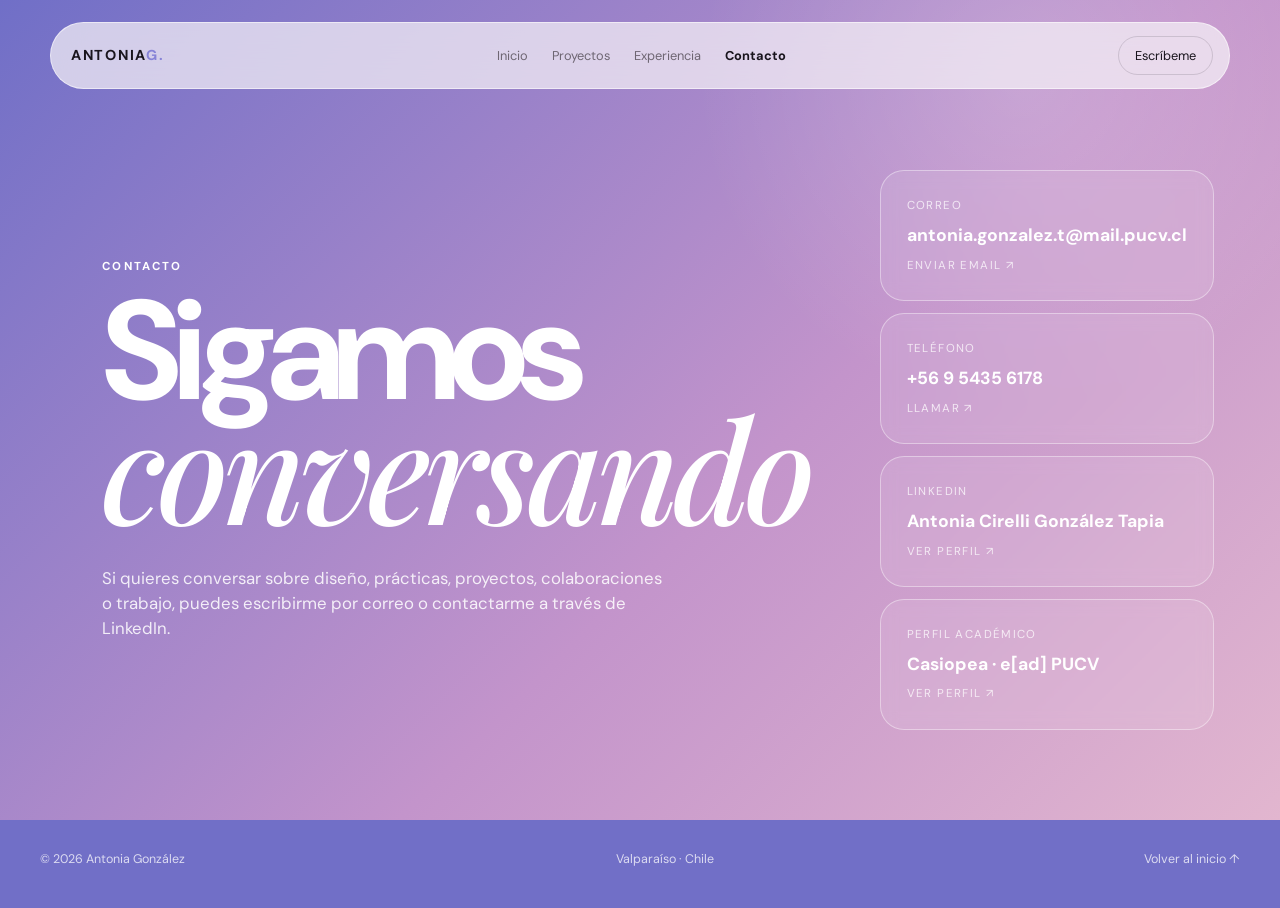
<file: contacto.html>
<!DOCTYPE html>
<html lang="es">
<head>
  <meta charset="UTF-8" />
  <meta name="viewport" content="width=device-width, initial-scale=1.0" />
  <meta name="description" content="Contacto de Antonia González Tapia." />
  <title>Contacto — Antonia González</title>
  <link rel="preconnect" href="https://fonts.googleapis.com"><link rel="preconnect" href="https://fonts.gstatic.com" crossorigin>
  <link href="https://fonts.googleapis.com/css2?family=DM+Sans:wght@400;500;600;700&family=Playfair+Display:ital,wght@0,500;0,600;1,500&display=swap" rel="stylesheet">
  <link rel="stylesheet" href="style.css" />
</head>
<body class="contact-page-body">
  <header class="site-header">
    <a href="index.html" class="logo">ANTONIA<span>G.</span></a>
    <nav class="nav"><a href="index.html">Inicio</a><a href="proyectos.html">Proyectos</a><a href="experiencia.html">Experiencia</a><a class="active" href="contacto.html">Contacto</a></nav>
    <a href="mailto:antonia.gonzalez.t@mail.pucv.cl" class="mini-button">Escríbeme</a>
  </header>

  <main>
    <section class="contact-full">
      <div class="contact-full-copy reveal">
        <p class="eyebrow">Contacto</p>
        <h1>Sigamos<br><em>conversando</em></h1>
        <p>Si quieres conversar sobre diseño, prácticas, proyectos, colaboraciones o trabajo, puedes escribirme por correo o contactarme a través de LinkedIn.</p>
      </div>

      <div class="contact-cards reveal">
        <a class="contact-card" href="mailto:antonia.gonzalez.t@mail.pucv.cl"><span>Correo</span><strong>antonia.gonzalez.t@mail.pucv.cl</strong><small>Enviar email ↗</small></a>
        <a class="contact-card" href="tel:+56954356178"><span>Teléfono</span><strong>+56 9 5435 6178</strong><small>Llamar ↗</small></a>
        <a class="contact-card" href="https://www.linkedin.com/in/antonia-cirelli-gonzalez-tapia" target="_blank" rel="noopener noreferrer"><span>LinkedIn</span><strong>Antonia Cirelli González Tapia</strong><small>Ver perfil ↗</small></a>
        <a class="contact-card" href="https://wiki.ead.pucv.cl/Antonia_Cirelli_Gonzalez_Tapia" target="_blank" rel="noopener noreferrer"><span>Perfil académico</span><strong>Casiopea · e[ad] PUCV</strong><small>Ver perfil ↗</small></a>
      </div>
    </section>
  </main>

  <footer class="contact-footer"><span>© 2026 Antonia González</span><span>Valparaíso · Chile</span><a href="index.html">Volver al inicio ↑</a></footer>
  <script src="script.js"></script>
</body>
</html>
</file>
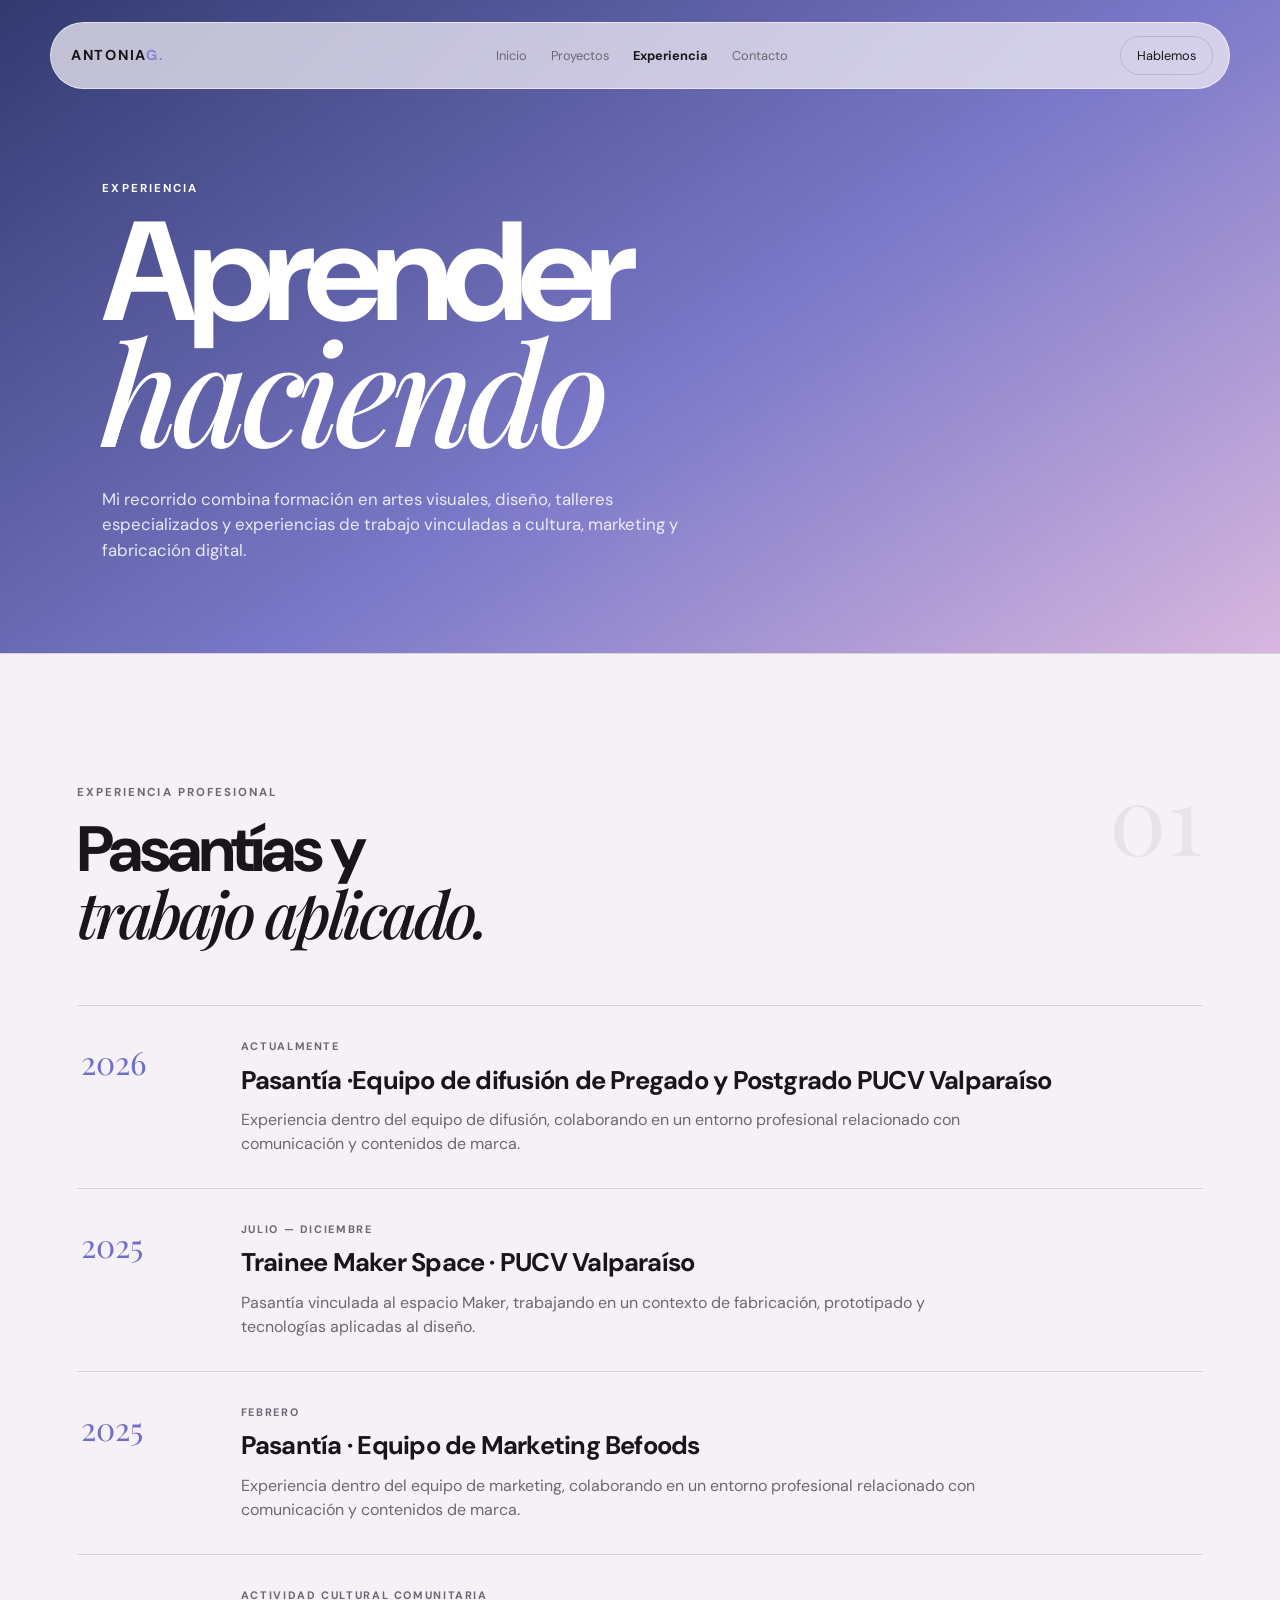
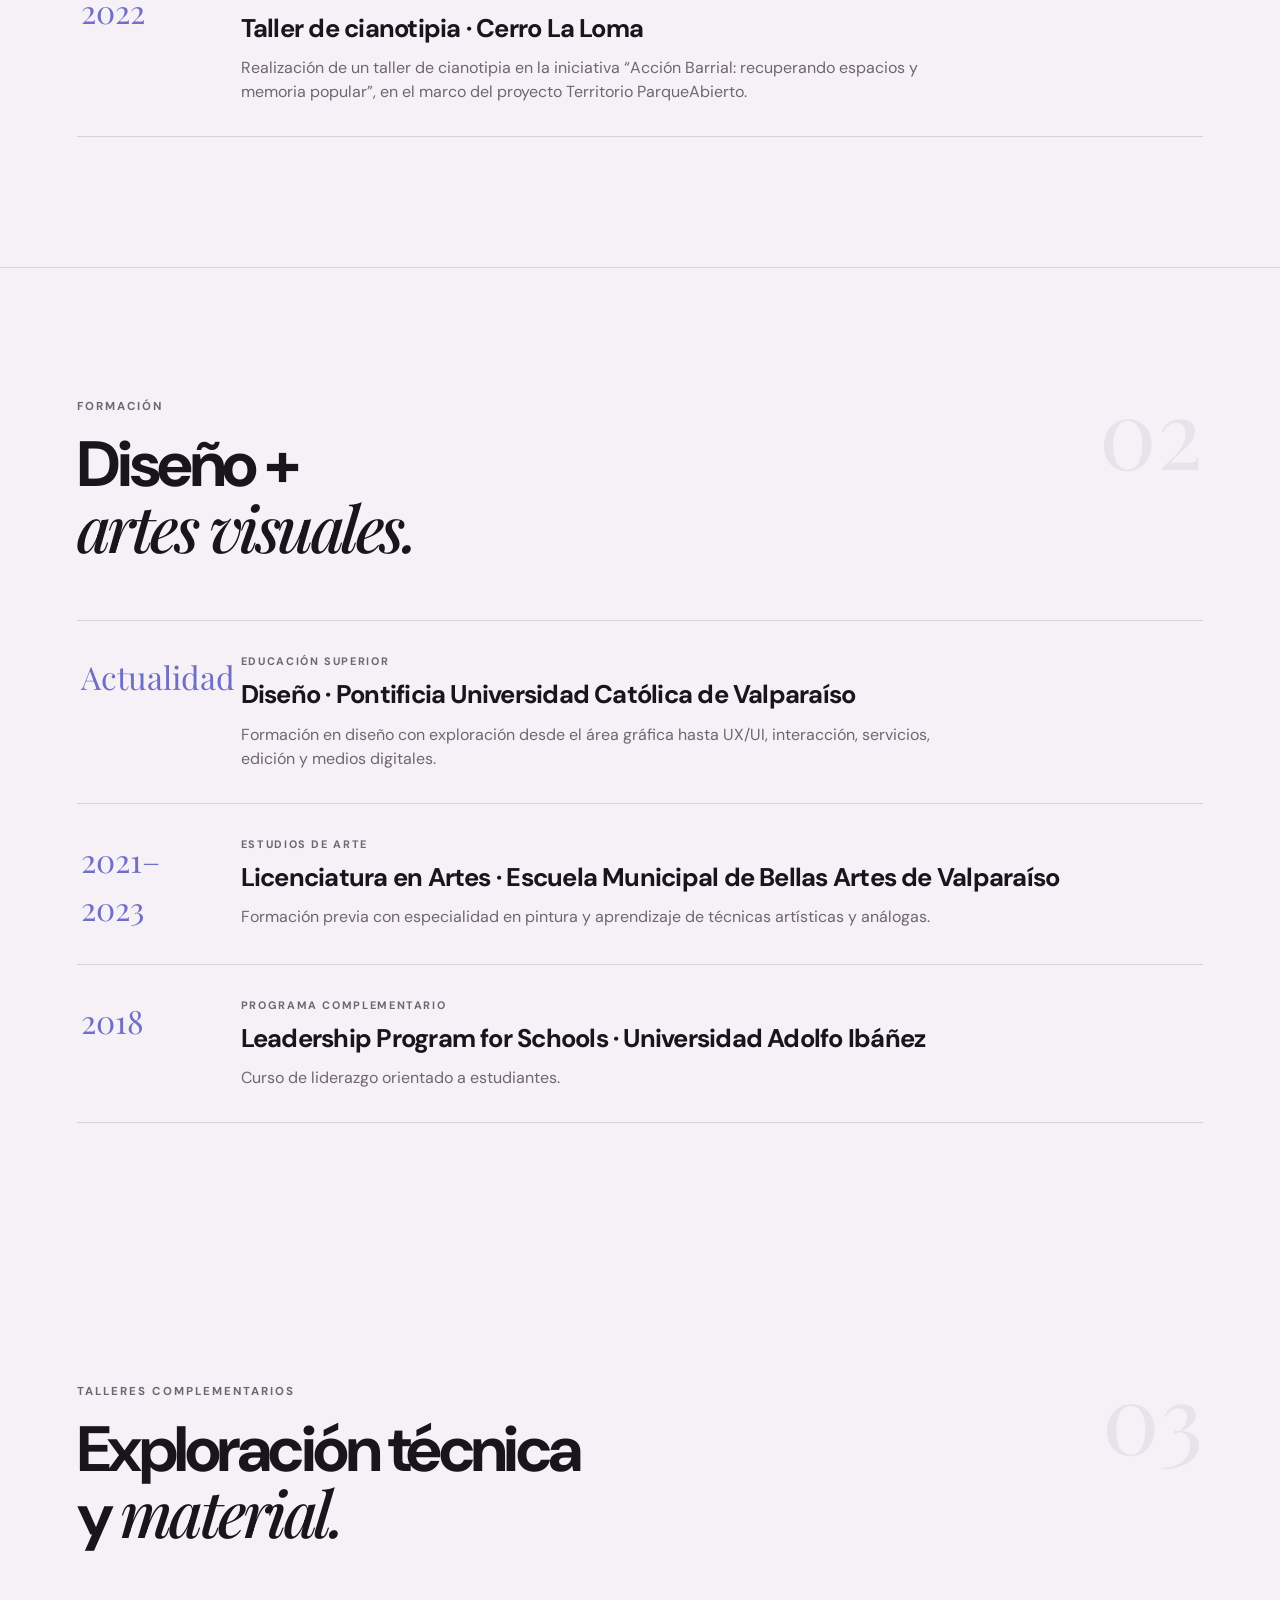
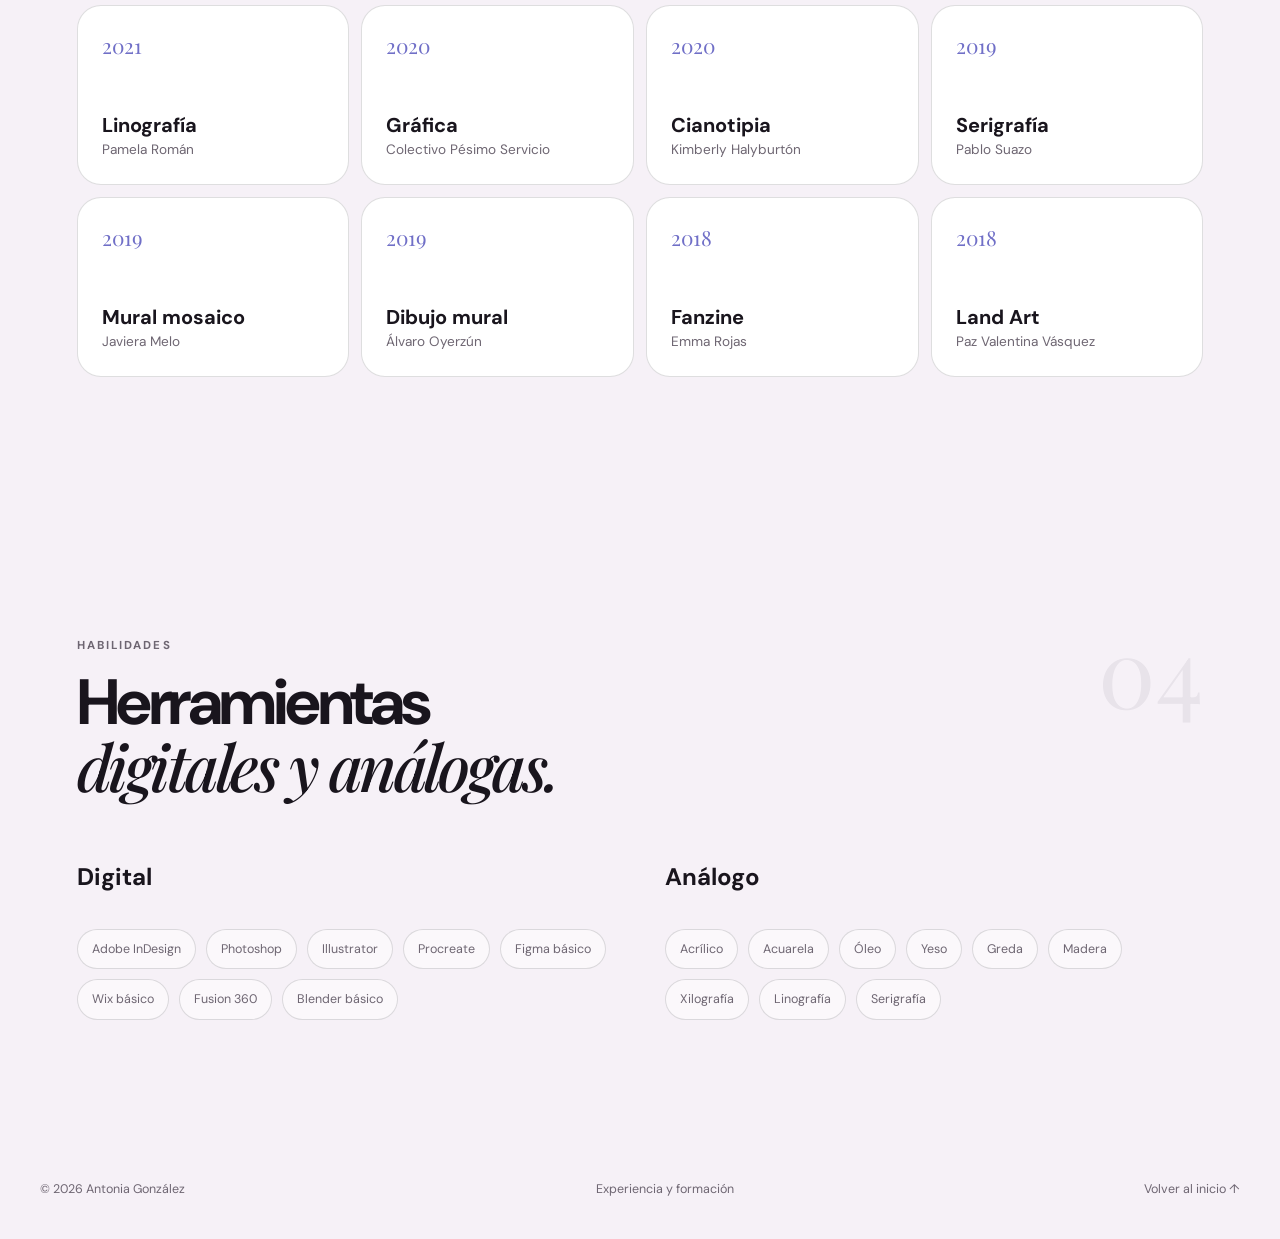
<file: experiencia.html>
<!DOCTYPE html>
<html lang="es">
<head>
  <meta charset="UTF-8" />
  <meta name="viewport" content="width=device-width, initial-scale=1.0" />
  <meta name="description" content="Experiencia, formación y habilidades de Antonia González Tapia." />
  <title>Experiencia — Antonia González</title>
  <link rel="preconnect" href="https://fonts.googleapis.com"><link rel="preconnect" href="https://fonts.gstatic.com" crossorigin>
  <link href="https://fonts.googleapis.com/css2?family=DM+Sans:wght@400;500;600;700&family=Playfair+Display:ital,wght@0,500;0,600;1,500&display=swap" rel="stylesheet">
  <link rel="stylesheet" href="style.css" />
</head>
<body>
  <header class="site-header">
    <a href="index.html" class="logo">ANTONIA<span>G.</span></a>
    <nav class="nav"><a href="index.html">Inicio</a><a href="proyectos.html">Proyectos</a><a class="active" href="experiencia.html">Experiencia</a><a href="contacto.html">Contacto</a></nav>
    <a href="contacto.html" class="mini-button">Hablemos</a>
  </header>

  <main>
    <section class="page-hero page-hero-experience">
      <div class="page-hero-inner reveal"><p class="eyebrow">Experiencia</p><h1>Aprender<br><em>haciendo</em></h1><p>Mi recorrido combina formación en artes visuales, diseño, talleres especializados y experiencias de trabajo vinculadas a cultura, marketing y fabricación digital.</p></div>
    </section>

    <section class="section education">
      <div class="section-number">01</div>
      <div class="section-heading reveal"><p class="eyebrow dark">Experiencia profesional</p><h2>Pasantías y<br><em>trabajo aplicado.</em></h2></div>
      <div class="timeline">
         <article class="timeline-item reveal"><div class="timeline-year">2026</div><div><p class="timeline-type">Actualmente</p><h3>Pasantía ·Equipo de difusión de Pregado y Postgrado PUCV Valparaíso</h3>
          <p>Experiencia dentro del equipo de difusión, colaborando en un entorno profesional relacionado con comunicación y contenidos de marca.</p></div></article> 
        <article class="timeline-item reveal"><div class="timeline-year">2025</div><div><p class="timeline-type">Julio — diciembre</p><h3>Trainee Maker Space · PUCV Valparaíso</h3><p>Pasantía vinculada al espacio Maker, trabajando en un contexto de fabricación, prototipado y tecnologías aplicadas al diseño.</p></div></article>
        <article class="timeline-item reveal"><div class="timeline-year">2025</div><div><p class="timeline-type">Febrero</p><h3>Pasantía · Equipo de Marketing Befoods</h3><p>Experiencia dentro del equipo de marketing, colaborando en un entorno profesional relacionado con comunicación y contenidos de marca.</p></div></article>
        <article class="timeline-item reveal"><div class="timeline-year">2022</div><div><p class="timeline-type">Actividad cultural comunitaria</p><h3>Taller de cianotipia · Cerro La Loma</h3><p>Realización de un taller de cianotipia en la iniciativa “Acción Barrial: recuperando espacios y memoria popular”, en el marco del proyecto Territorio ParqueAbierto.</p></div></article>
      </div>
    </section>

    <section class="section education">
      <div class="section-number">02</div>
      <div class="section-heading reveal"><p class="eyebrow dark">Formación</p><h2>Diseño +<br><em>artes visuales.</em></h2></div>
      <div class="timeline">
        <article class="timeline-item reveal"><div class="timeline-year">Actualidad</div><div><p class="timeline-type">Educación superior</p><h3>Diseño · Pontificia Universidad Católica de Valparaíso</h3><p>Formación en diseño con exploración desde el área gráfica hasta UX/UI, interacción, servicios, edición y medios digitales.</p></div></article>
        <article class="timeline-item reveal"><div class="timeline-year">2021–2023</div><div><p class="timeline-type">Estudios de arte</p><h3>Licenciatura en Artes · Escuela Municipal de Bellas Artes de Valparaíso</h3><p>Formación previa con especialidad en pintura y aprendizaje de técnicas artísticas y análogas.</p></div></article>
        <article class="timeline-item reveal"><div class="timeline-year">2018</div><div><p class="timeline-type">Programa complementario</p><h3>Leadership Program for Schools · Universidad Adolfo Ibáñez</h3><p>Curso de liderazgo orientado a estudiantes.</p></div></article>
      </div>
    </section>

    <section class="section workshop-section">
      <div class="section-number">03</div>
      <div class="section-heading reveal"><p class="eyebrow dark">Talleres complementarios</p><h2>Exploración técnica<br>y <em>material.</em></h2></div>
      <div class="workshop-grid reveal">
        <article><span>2021</span><h3>Linografía</h3><p>Pamela Román</p></article>
        <article><span>2020</span><h3>Gráfica</h3><p>Colectivo Pésimo Servicio</p></article>
        <article><span>2020</span><h3>Cianotipia</h3><p>Kimberly Halyburtón</p></article>
        <article><span>2019</span><h3>Serigrafía</h3><p>Pablo Suazo</p></article>
        <article><span>2019</span><h3>Mural mosaico</h3><p>Javiera Melo</p></article>
        <article><span>2019</span><h3>Dibujo mural</h3><p>Álvaro Oyerzún</p></article>
        <article><span>2018</span><h3>Fanzine</h3><p>Emma Rojas</p></article>
        <article><span>2018</span><h3>Land Art</h3><p>Paz Valentina Vásquez</p></article>
      </div>
    </section>

    <section class="section skills-section">
      <div class="section-number">04</div>
      <div class="section-heading reveal"><p class="eyebrow dark">Habilidades</p><h2>Herramientas<br><em>digitales y análogas.</em></h2></div>
      <div class="skills-columns reveal">
        <div><h3>Digital</h3><div class="course-chips"><span>Adobe InDesign</span><span>Photoshop</span><span>Illustrator</span><span>Procreate</span><span>Figma básico</span><span>Wix básico</span><span>Fusion 360</span><span>Blender básico</span></div></div>
        <div><h3>Análogo</h3><div class="course-chips"><span>Acrílico</span><span>Acuarela</span><span>Óleo</span><span>Yeso</span><span>Greda</span><span>Madera</span><span>Xilografía</span><span>Linografía</span><span>Serigrafía</span></div></div>
      </div>
    </section>
  </main>
  <footer><span>© 2026 Antonia González</span><span>Experiencia y formación</span><a href="index.html">Volver al inicio ↑</a></footer>
  <script src="script.js"></script>
</body>
</html>
</file>
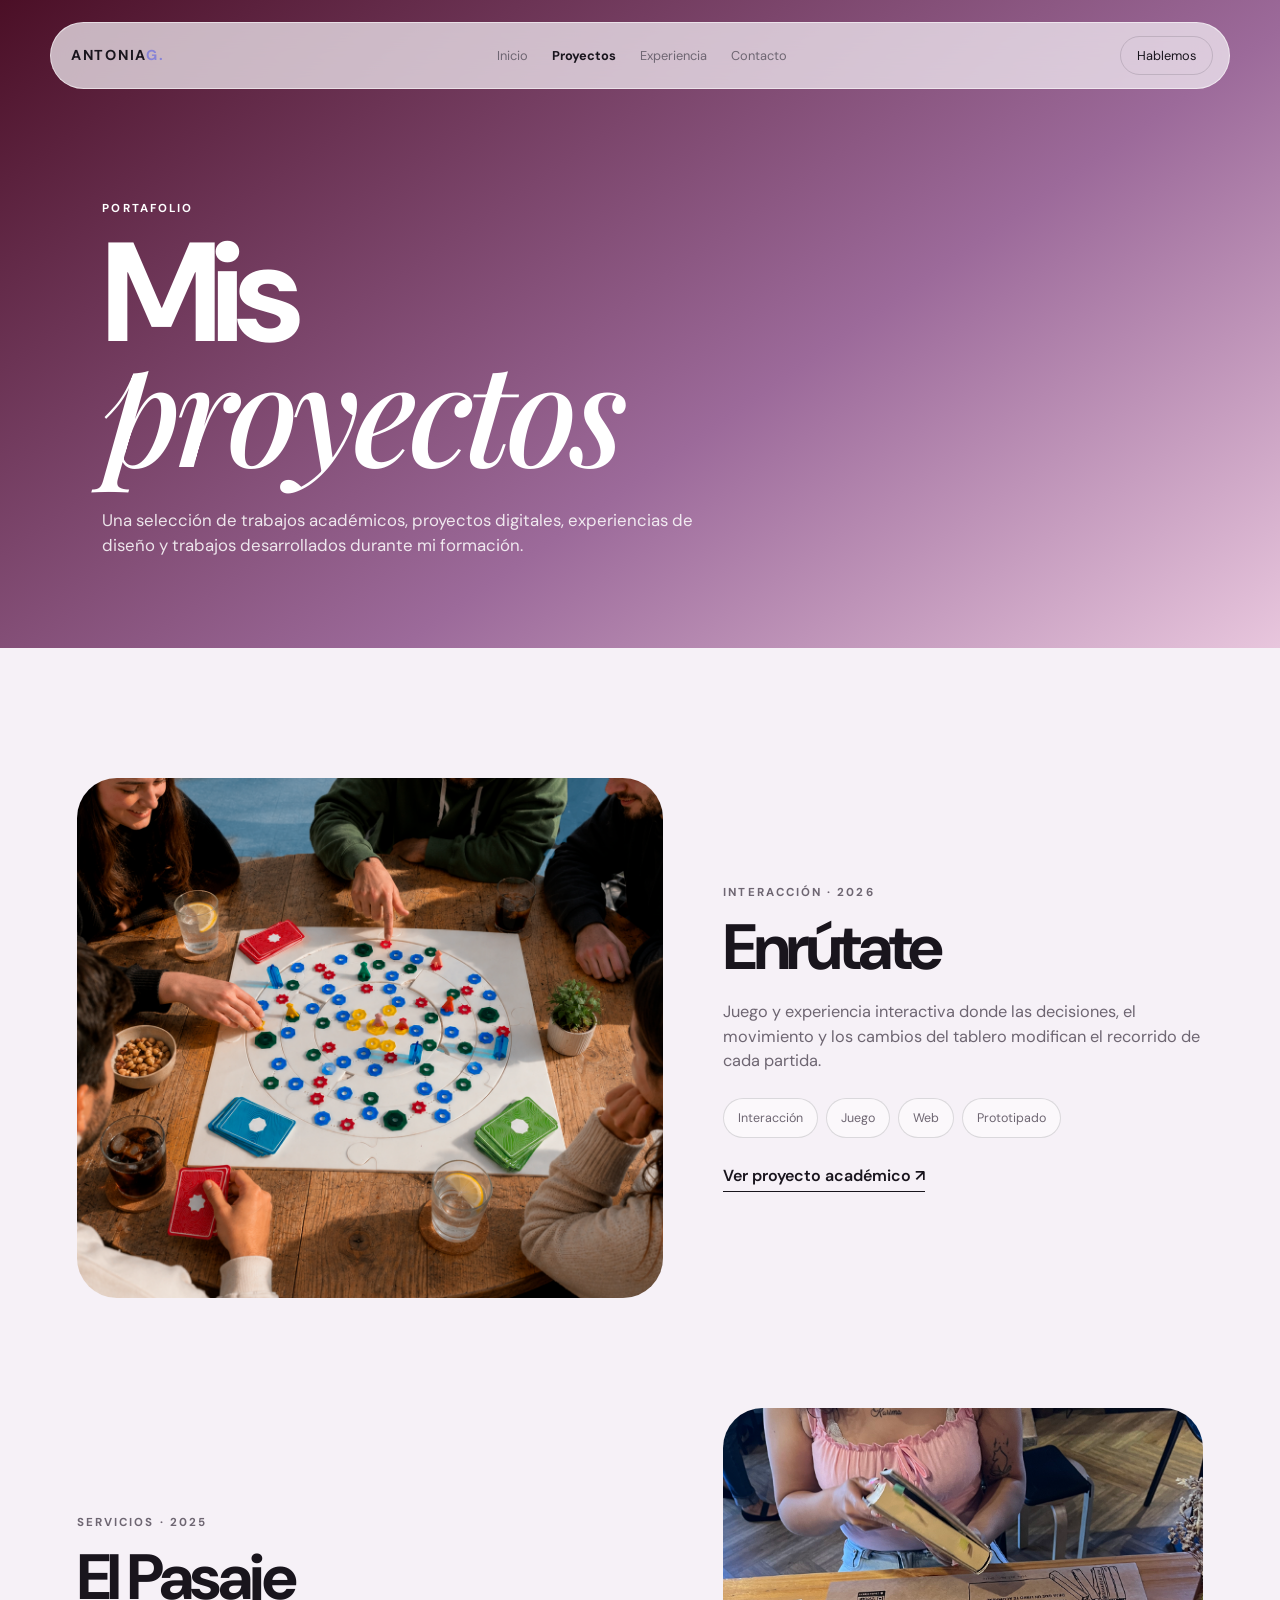
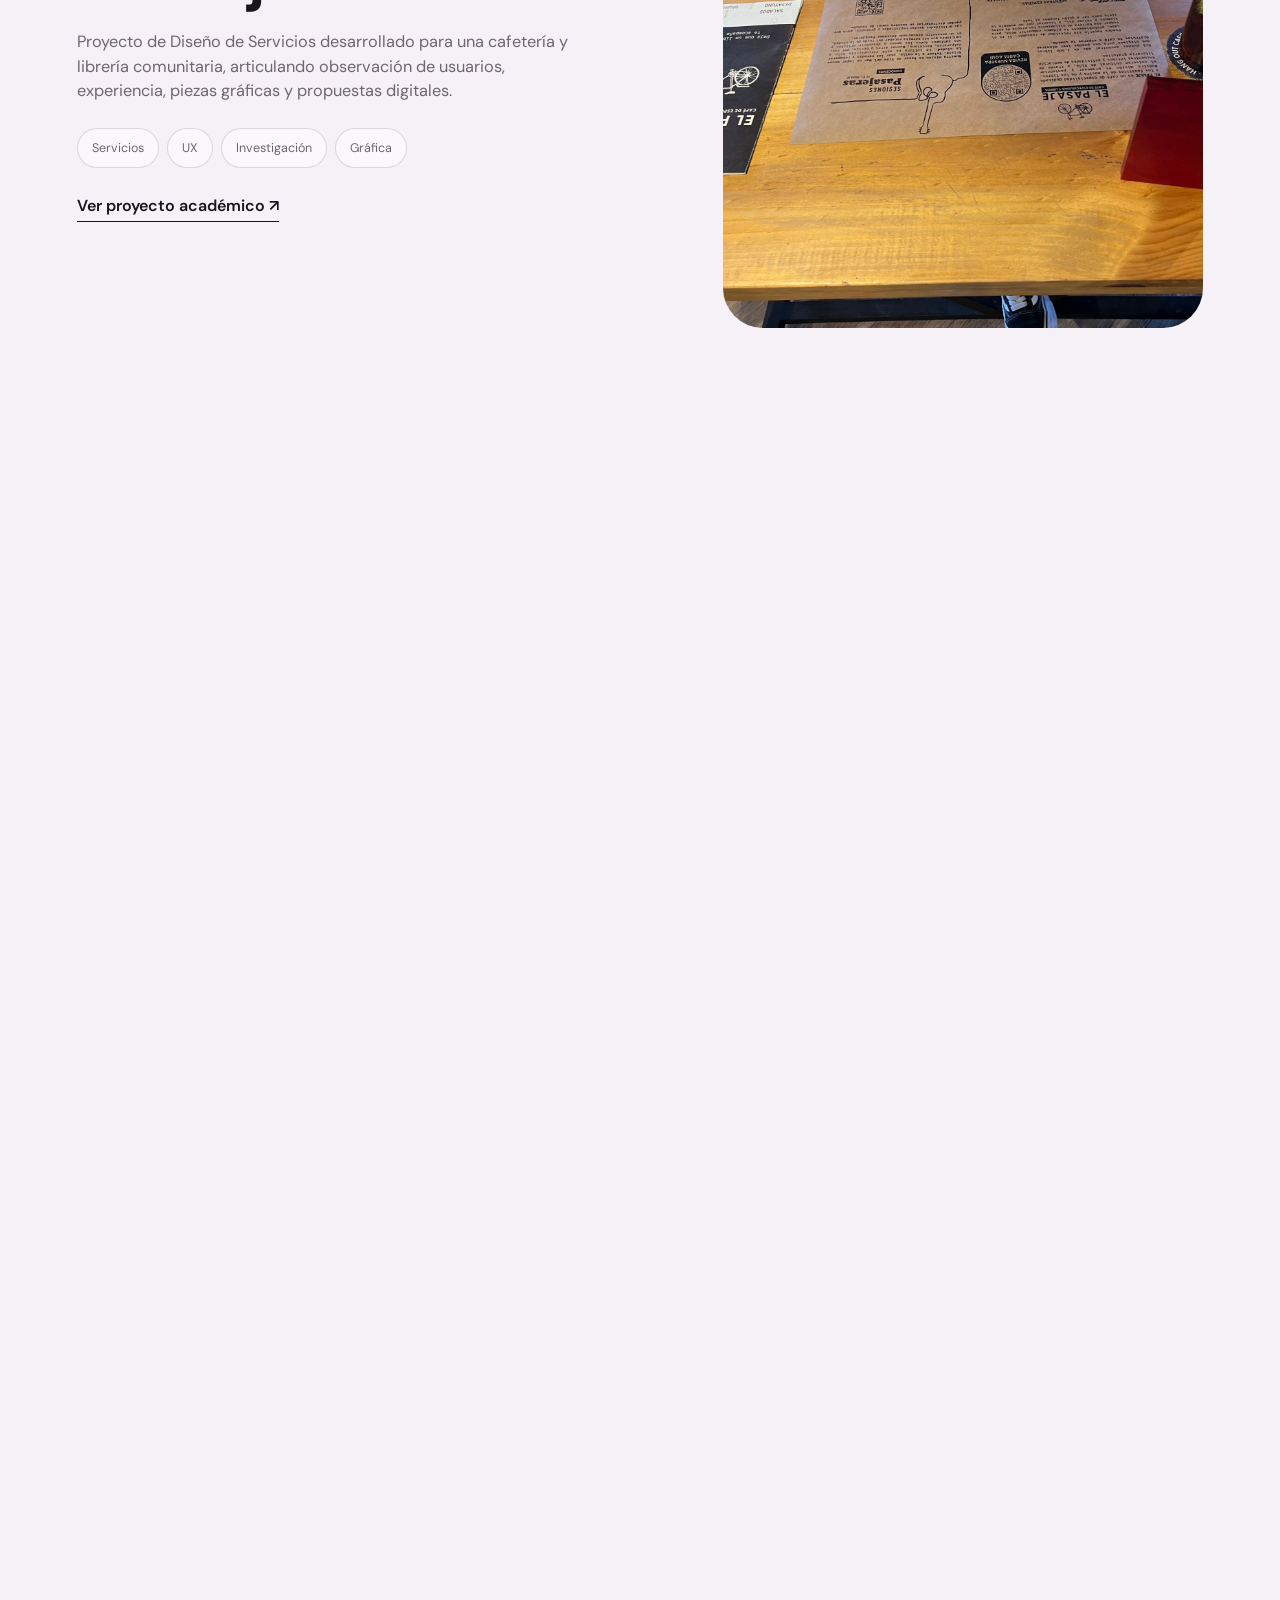
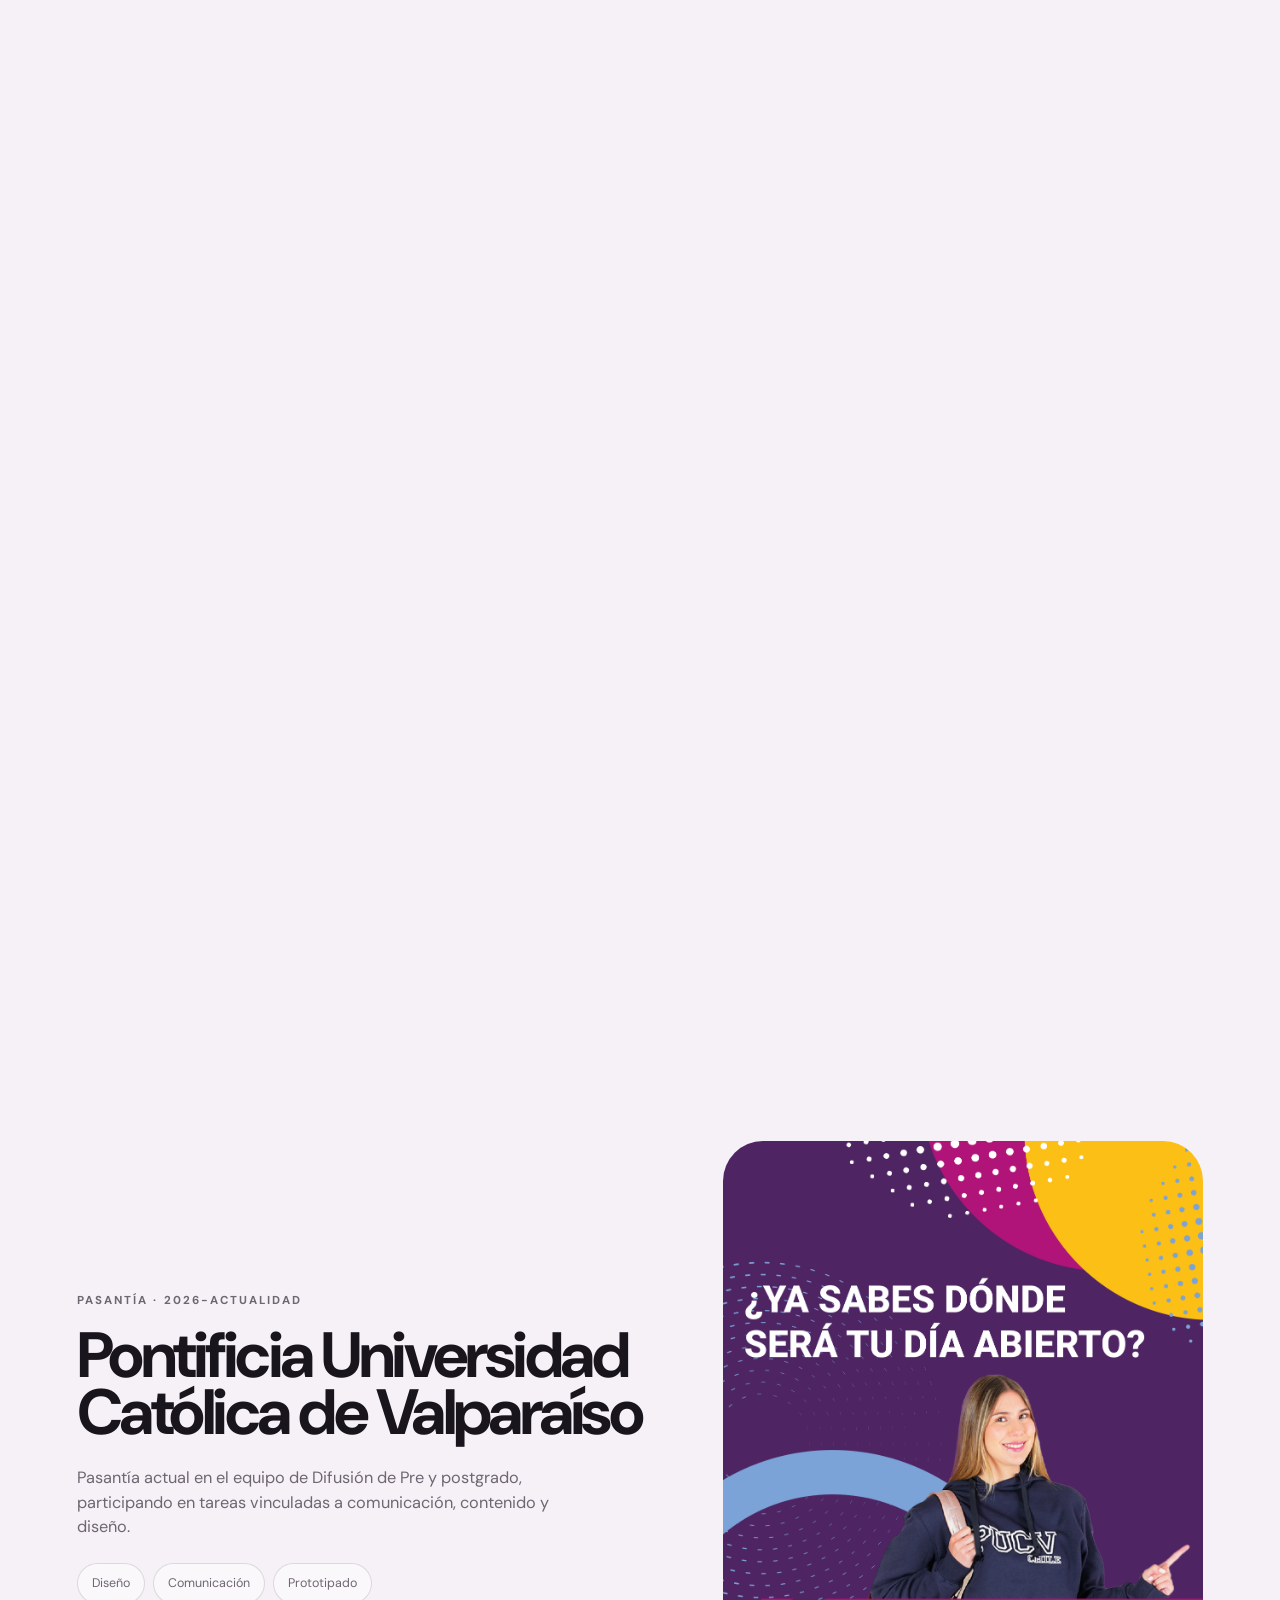
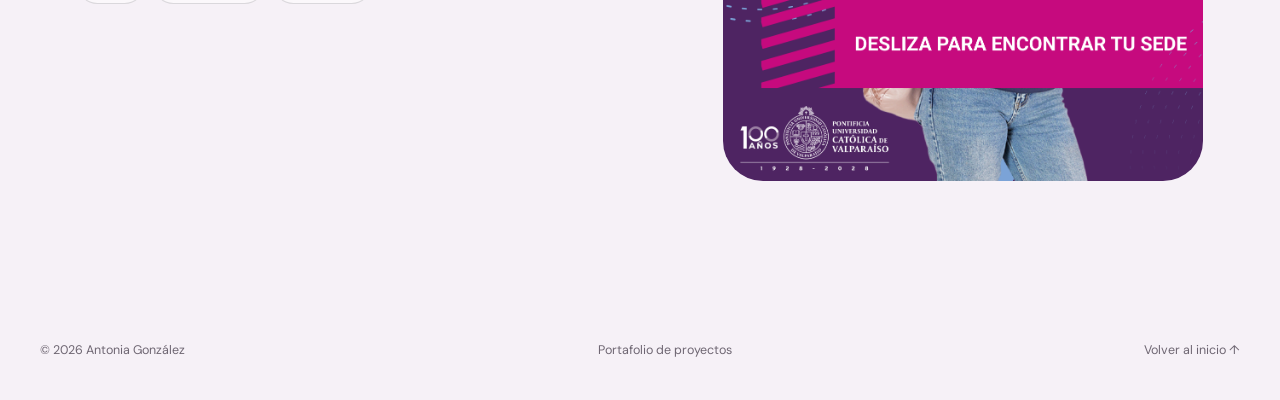
<file: proyectos.html>
<!DOCTYPE html>
<html lang="es">
<head>
  <meta charset="UTF-8" />
  <meta name="viewport" content="width=device-width, initial-scale=1.0" />

  <meta
    name="description"
    content="Proyectos de diseño de Antonia González Tapia."
  />

  <title>Proyectos — Antonia González</title>

  <link rel="preconnect" href="https://fonts.googleapis.com">
  <link rel="preconnect" href="https://fonts.gstatic.com" crossorigin>

  <link
    href="https://fonts.googleapis.com/css2?family=DM+Sans:wght@400;500;600;700&family=Playfair+Display:ital,wght@0,500;0,600;1,500&display=swap"
    rel="stylesheet"
  >

  <link rel="stylesheet" href="style.css" />
</head>

<body>

  <!-- =========================
       HEADER
  ========================== -->
  <header class="site-header">

    <a href="index.html" class="logo">
      ANTONIA<span>G.</span>
    </a>

    <nav class="nav">
      <a href="index.html">Inicio</a>
      <a class="active" href="proyectos.html">Proyectos</a>
      <a href="experiencia.html">Experiencia</a>
      <a href="contacto.html">Contacto</a>
    </nav>

    <a href="contacto.html" class="mini-button">
      Hablemos
    </a>

  </header>


  <main>

    <!-- =========================
         HERO
    ========================== -->
    <section class="page-hero page-hero-projects">

      <div class="page-hero-inner reveal">

        <p class="eyebrow">
          Portafolio
        </p>

        <h1>
          Mis<br>
          <em>proyectos</em>
        </h1>

        <p>
          Una selección de trabajos académicos, proyectos digitales,
          experiencias de diseño y trabajos desarrollados durante
          mi formación.
        </p>

      </div>

    </section>


    <!-- =========================
         PROYECTOS
    ========================== -->
    <section class="section project-list">


      <!-- =========================
           PROYECTO 01
           ENRÚTATE
      ========================== -->
      <article class="project-detail reveal">

        <div class="project-media">
          <img
            src="img/proyectos/enrutate.png"
            alt="Proyecto Enrútate"
          >
        </div>

        <div class="project-info">

          <p class="eyebrow dark">
            Interacción · 2026
          </p>

          <h2>
            Enrútate
          </h2>

          <p>
            Juego y experiencia interactiva donde las decisiones,
            el movimiento y los cambios del tablero modifican
            el recorrido de cada partida.
          </p>

          <div class="project-tags">
            <span>Interacción</span>
            <span>Juego</span>
            <span>Web</span>
            <span>Prototipado</span>
          </div>

          <a
            class="text-link"
            href="https://wiki.ead.pucv.cl/Enr%C3%BAtate"
            target="_blank"
            rel="noopener noreferrer"
          >
            Ver proyecto académico ↗
          </a>

        </div>

      </article>



      <!-- =========================
           PROYECTO 02
           EL PASAJE
      ========================== -->
      <article class="project-detail reverse reveal">

        <div class="project-media">
          <img
            src="img/proyectos/el-pasaje.jpeg"
            alt="Proyecto El Pasaje"
          >
        </div>

        <div class="project-info">

          <p class="eyebrow dark">
            Servicios · 2025
          </p>

          <h2>
            El Pasaje
          </h2>

          <p>
            Proyecto de Diseño de Servicios desarrollado para una
            cafetería y librería comunitaria, articulando observación
            de usuarios, experiencia, piezas gráficas y propuestas
            digitales.
          </p>

          <div class="project-tags">
            <span>Servicios</span>
            <span>UX</span>
            <span>Investigación</span>
            <span>Gráfica</span>
          </div>

          <a
            class="text-link"
            href="https://wiki.ead.pucv.cl/Proyecto_de_Dise%C3%B1o_de_Servicios_-_El_pasaje"
            target="_blank"
            rel="noopener noreferrer"
          >
            Ver proyecto académico ↗
          </a>

        </div>

      </article>



      <!-- =========================
           PROYECTO 03
           PROYECTO WEB
      ========================== -->
      <article class="project-detail reveal">

        <div class="project-media">
          <img
            src="img/proyectos/web.png"
            alt="Proyecto web"
          >
        </div>

        <div class="project-info">

          <p class="eyebrow dark">
            Digital · 2024
          </p>

          <h2>
            Proyecto Web
          </h2>

          <p>
            Aproximación académica al diseño y construcción de una
            experiencia web, desarrollada en el contexto del trabajo
            de diseño e interacción vinculado al juego de mesa.
          </p>

          <div class="project-tags">
            <span>Web</span>
            <span>HTML/CSS</span>
            <span>Interacción</span>
          </div>

          <a
            class="text-link"
            href="https://wiki.ead.pucv.cl/Antonia_gonzalez_sitio_web_2023"
            target="_blank"
            rel="noopener noreferrer"
          >
            Ver proyecto académico ↗
          </a>

        </div>

      </article>



      <!-- =========================
           PROYECTO 04
           PASANTÍA BEFOODS
      ========================== -->
      <article class="project-detail reverse reveal">

        <div class="project-media">
          <img
            src="img/proyectos/pasantia1.png"
            alt="Pasantía Befoods 2025"
          >
        </div>

        <div class="project-info">

          <p class="eyebrow dark">
            Pasantía · 2025
          </p>

          <h2>
            Befoods
          </h2>

          <p>
            Pasantía realizada durante febrero de 2025 en el equipo
            de marketing de Befoods, participando en tareas vinculadas
            a comunicación, contenido y diseño.
          </p>

          <div class="project-tags">
            <span>Marketing</span>
            <span>Diseño gráfico</span>
            <span>Contenido</span>
          </div>

        </div>

      </article>



      <!-- =========================
           PROYECTO 05
           MAKER SPACE PUCV
      ========================== -->
      <article class="project-detail reveal">

        <div class="project-media">
          <img
            src="img/proyectos/maker.jpg"
            alt="Pasantía Maker Space PUCV"
          >
        </div>

        <div class="project-info">

          <p class="eyebrow dark">
            Pasantía · 2025
          </p>

          <h2>
            Maker Space PUCV
          </h2>

          <p>
            Experiencia como Trainee Maker Space en la Pontificia
            Universidad Católica de Valparaíso, vinculada al trabajo
            con fabricación, prototipado y herramientas digitales.
          </p>

          <div class="project-tags">
            <span>Prototipado</span>
            <span>Fabricación</span>
            <span>Diseño</span>
          </div>

        </div>

      </article>
      <!-- =========================
     PASANTÍA 03
========================== -->
<article class="project-detail reverse reveal">

  <div class="project-media">
    <img
      src="img/proyectos/pasantia2.png"
      alt="Pasantía PUCV"
    >
  </div>

  <div class="project-info">

    <p class="eyebrow dark">
      Pasantía · 2026-actualidad
    </p>

    <h2>
      Pontificia Universidad Católica de Valparaíso 
    </h2>

    <p>
      Pasantía actual en el equipo de Difusión de Pre
           y postgrado, participando en tareas vinculadas
            a comunicación, contenido y diseño.
    </p>

    <div class="project-tags">
      <span>Diseño</span>
      <span>Comunicación</span>
      <span>Prototipado</span>
    </div>

  </div>

</article>

    </section>

  </main>


  <!-- =========================
       FOOTER
  ========================== -->
  <footer>

    <span>
      © 2026 Antonia González
    </span>

    <span>
      Portafolio de proyectos
    </span>

    <a href="index.html">
      Volver al inicio ↑
    </a>

  </footer>


  <script src="script.js"></script>

</body>
</html>
</file>
<file: style.css>
/* =========================================================
   01. VARIABLES
========================================================= */
:root {
  --bg: #f6f1f7;
  --ink: #19151d;
  --muted: #6e6672;
  --lavender: #8783d7;
  --lavender-deep: #706fc7;
  --lavender-soft: #dcdaf5;
  --pink: #e8c6dd;
  --wine: #4b0f26;
  --white: #fff;
  --line: rgba(25,21,29,.14);
  --radius: 34px;
}

/* =========================================================
   02. BASE
========================================================= */
* {
  box-sizing: border-box;
  margin: 0;
  padding: 0
}

html {
  scroll-behavior: smooth
}

body {
  font-family: "DM Sans",sans-serif;
  background: var(--bg);
  color: var(--ink);
  line-height: 1.5;
  overflow-x: hidden
}

a {
  color: inherit;
  text-decoration: none
}

em {
  font-family: "Playfair Display",serif;
  font-weight: 500
}

::selection {
  background: var(--lavender);
  color: #fff
}

/* =========================================================
   03. HEADER / NAVEGACIÓN
========================================================= */
.site-header {
  position: fixed;
  top: 22px;
  left: 50%;
  transform: translateX(-50%);
  width: min(1180px,calc(100% - 36px));
  padding: 13px 16px 13px 20px;
  border: 1px solid rgba(255,255,255,.55);
  background: rgba(246,241,247,.78);
  backdrop-filter: blur(18px);
  -webkit-backdrop-filter: blur(18px);
  border-radius: 999px;
  display: flex;
  align-items: center;
  justify-content: space-between;
  z-index: 1000;
  transition: .3s
}

.site-header.scrolled {
  box-shadow: 0 12px 40px rgba(37,24,49,.1);
  background: rgba(246,241,247,.94)
}

.logo {
  font-size: .9rem;
  font-weight: 700;
  letter-spacing: .12em
}

.logo span {
  color: var(--lavender)
}

.nav {
  display: flex;
  gap: 24px
}

.nav a {
  font-size: .8rem;
  color: var(--muted);
  transition: .2s
}

.nav a:hover,.nav a.active {
  color: var(--ink)
}

.nav a.active {
  font-weight: 700
}

.mini-button {
  padding: 9px 16px;
  border-radius: 999px;
  border: 1px solid var(--line);
  font-size: .8rem
}

/* =========================================================
   04. HERO / LANDING
========================================================= */
.hero {
  min-height: 100vh;
  background: radial-gradient(circle at 20% 20%,rgba(255,255,255,.55),transparent 28%),linear-gradient(145deg,#6e75cc 0%,#9f8bd4 42%,#e5bed7 100%);
  color: #fff;
  padding: 150px 8vw 48px;
  position: relative;
  display: flex;
  flex-direction: column;
  justify-content: center;
  overflow: hidden
}

.hero::after {
  content: "";
  position: absolute;
  inset: 34px;
  border: 1px solid rgba(255,255,255,.48);
  border-radius: 38px;
  pointer-events: none
}

.hero-content {
  position: relative;
  z-index: 2
}

.hero-glow {
  position: absolute;
  border-radius: 50%;
  filter: blur(20px);
  opacity: .45;
  transition: transform .25s ease-out
}

.glow-one {
  width: 360px;
  height: 360px;
  background: #d8b7ef;
  top: 12%;
  right: 7%
}

.glow-two {
  width: 260px;
  height: 260px;
  background: #7196f2;
  bottom: 4%;
  left: 12%
}

.eyebrow {
  text-transform: uppercase;
  letter-spacing: .18em;
  font-size: .72rem;
  font-weight: 700;
  margin-bottom: 18px
}

.hero-eyebrow {
  font-size: 1.15rem
}

.eyebrow.dark {
  color: var(--muted)
}

.hero h1,.page-hero h1,.contact-full h1 {
  font-size: clamp(4.2rem,11vw,9.2rem);
  line-height: .82;
  letter-spacing: -.07em
}

.hero h1 em,.page-hero h1 em,.contact-full h1 em {
  letter-spacing: -.045em
}

.hero-name {
  display: flex;
  align-items: center;
  gap: 40px;
  width: fit-content
}

.hero-photo {
  width: 190px;
  height: 250px;
  object-fit: cover;
  border-radius: 100px;
  flex-shrink: 0;
  border: 1px solid rgba(255,255,255,.55)
}

.placeholder-photo {
  display: grid;
  place-items: center;
  background: rgba(255,255,255,.15);
  border: 1px dashed rgba(255,255,255,.7);
  font-size: .75rem;
  letter-spacing: .12em;
  text-transform: uppercase
}

.hero-copy {
  width: min(650px,90%);
  font-size: 1.08rem;
  color: rgba(255,255,255,.88);
  margin: 34px 0 30px
}

.hero-actions {
  display: flex;
  gap: 12px
}

.button {
  display: inline-flex;
  align-items: center;
  justify-content: center;
  padding: 13px 21px;
  border-radius: 999px;
  font-size: .85rem;
  font-weight: 600;
  transition: .25s
}

.button:hover {
  transform: translateY(-2px)
}

.primary {
  background: #fff;
  color: var(--ink)
}

.ghost {
  border: 1px solid rgba(255,255,255,.5);
  color: #fff
}

.hero-/* =========================================================
   14. FOOTER
========================================================= */
footer {
  position: absolute;
  bottom: 60px;
  left: 8vw;
  right: 8vw;
  display: flex;
  justify-content: space-between;
  font-size: .67rem;
  letter-spacing: .13em;
  z-index: 2;
  opacity: .75
}

/* =========================================================
   05. SECCIONES GENERALES
========================================================= */
.section {
  position: relative;
  max-width: 1280px;
  margin: 0 auto;
  padding: 130px 6vw
}

.section-number {
  position: absolute;
  top: 90px;
  right: 6vw;
  font-family: "Playfair Display",serif;
  font-size: 6rem;
  color: rgba(25,21,29,.06)
}

.section-heading {
  margin-bottom: 56px
}

.section-heading h2 {
  font-size: clamp(2.6rem,5vw,5rem);
  line-height: .98;
  letter-spacing: -.055em
}

/* =========================================================
   06. SOBRE MÍ
========================================================= */
.about-grid {
  display: grid;
  grid-template-columns: 1fr 1fr 1fr;
  gap: 16px
}

.card {
  min-height: 340px;
  padding: 32px;
  border-radius: var(--radius);
  display: flex;
  flex-direction: column;
  justify-content: flex-end;
  overflow: hidden
}

.card h3 {
  font-size: 1.8rem;
  line-height: 1.05;
  margin: 7px 0 18px
}

.card-label {
  font-size: .72rem;
  text-transform: uppercase;
  letter-spacing: .16em;
  font-weight: 700
}

.lavender {
  background: var(--lavender);
  color: #fff
}

.light {
  background: #fff;
  border: 1px solid var(--line)
}

.image-card {
  padding: 0;
  background: #d9cdea
}

.abstract-art {
  position: relative;
  width: 100%;
  height: 100%;
  min-height: 340px;
  background: linear-gradient(150deg,rgba(255,255,255,.1),rgba(255,255,255,.55)),linear-gradient(145deg,#847fca,#e1bdd4);
  overflow: hidden
}

.abstract-art span {
  position: absolute;
  left: 50%;
  top: 50%;
  transform: translate(-50%,-50%);
  font-family: "Playfair Display",serif;
  font-size: 4.6rem;
  color: #fff;
  z-index: 3
}

.shape {
  position: absolute;
  border: 1px solid rgba(255,255,255,.7)
}

.shape-a {
  width: 210px;
  height: 210px;
  border-radius: 50%;
  left: -20px;
  top: 20px
}

.shape-b {
  width: 180px;
  height: 280px;
  border-radius: 100px;
  right: -40px;
  bottom: -40px;
  transform: rotate(25deg)
}

.shape-c {
  width: 90px;
  height: 90px;
  background: rgba(255,255,255,.25);
  border-radius: 24px;
  right: 28px;
  top: 30px;
  transform: rotate(18deg)
}

/* =========================================================
   07. DESTACADOS
========================================================= */
.highlight-grid {
  display: grid;
  grid-template-columns: repeat(3,1fr);
  gap: 16px
}

.highlight-card {
  min-height: 330px;
  border: 1px solid var(--line);
  border-radius: var(--radius);
  padding: 30px;
  background: rgba(255,255,255,.55);
  display: flex;
  flex-direction: column;
  justify-content: flex-end;
  transition: .3s
}

.highlight-card:hover {
  transform: translateY(-7px);
  background: #fff
}

.highlight-index {
  font-family: "Playfair Display",serif;
  font-size: 2.1rem;
  color: var(--lavender-deep);
  margin-bottom: auto
}

.highlight-card h3 {
  font-size: 2rem;
  margin-bottom: 12px
}

.highlight-card p {
  color: var(--muted);
  margin-bottom: 22px
}

.text-link {
  display: inline-block;
  font-weight: 600;
  padding-bottom: 3px;
  border-bottom: 1px solid currentColor
}

/* =========================================================
   08. HERRAMIENTAS Y LOGOS
========================================================= */
.course-chips {
  display: flex;
  flex-wrap: wrap;
  gap: 10px
}

.course-chips span,.project-tags span {
  border: 1px solid var(--line);
  background: rgba(255,255,255,.5);
  padding: 10px 14px;
  border-radius: 999px;
  color: var(--muted);
  font-size: .78rem
}

.logo-grid {
  display: grid;
  grid-template-columns: repeat(4,1fr);
  gap: 16px
}

.logo-card {
  background: rgba(255,255,255,.7);
  border: 1px solid var(--line);
  border-radius: 28px;
  padding: 18px;
  min-height: 170px;
  display: flex;
  align-items: center;
  justify-content: center;
  text-align: center
}

.logo-placeholder {
  width: 110px;
  height: 110px;
  border-radius: 28px;
  border: 1.5px dashed rgba(25,21,29,.22);
  display: grid;
  place-items: center;
  background: linear-gradient(145deg,#eee8f4,#dad6f0);
  color: var(--muted);
  font-size: .72rem;
  text-transform: uppercase;
  letter-spacing: .08em;
  padding: 12px
}

.tool-logo {
  width: 110px;
  height: 110px;
  object-fit: contain;
  display: block
}

/* =========================================================
   09. CTA CONTACTO
========================================================= */
.contact-cta {
  margin: 30px 24px 24px;
  padding: 90px 7vw;
  border-radius: 44px;
  color: #fff;
  background: linear-gradient(135deg,#706fc7,#c394cb 58%,#e2b6cf)
}

.contact-cta h2 {
  font-size: clamp(3.5rem,8vw,7.8rem);
  line-height: .85;
  letter-spacing: -.07em;
  margin-bottom: 30px
}

/* =========================================================
   10. HERO PÁGINAS INTERNAS
========================================================= */
.page-hero {
  min-height: 72vh;
  padding: 180px 8vw 90px;
  color: #fff;
  display: flex;
  align-items: flex-end
}

.page-hero-projects {
  background: linear-gradient(145deg,#4b0f26,#9c6a9a 60%,#e8c6dd)
}

.page-hero-experience {
  background: linear-gradient(145deg,#323a70,#7b79c9 55%,#d8b7df)
}

.page-hero-inner {
  max-width: 900px
}

.page-hero-inner>p:last-child {
  max-width: 620px;
  margin-top: 30px;
  color: rgba(255,255,255,.85);
  font-size: 1.05rem
}

/* =========================================================
   11. PROYECTOS
========================================================= */
.project-list {
  display: flex;
  flex-direction: column;
  gap: 110px
}

.project-detail {
  display: grid;
  grid-template-columns: 1.1fr .9fr;
  gap: 60px;
  align-items: center
}

.project-detail.reverse .project-media {
  order: 2
}

.project-media {
  min-height: 520px;
  border-radius: 40px;
  overflow: hidden;
  background: var(--lavender-soft)
}

.project-media img {
  width: 100%;
  height: 100%;
  min-height: 520px;
  object-fit: cover;
  display: block
}

.image-placeholder {
  min-height: 520px;
  display: grid;
  place-items: center;
  text-align: center;
  border: 1.5px dashed rgba(25,21,29,.25);
  border-radius: 40px;
  background: linear-gradient(145deg,#eee8f4,#d7d4ef);
  color: var(--muted);
  text-transform: uppercase;
  letter-spacing: .1em;
  font-size: .85rem
}

.image-placeholder small {
  display: block;
  margin-top: 8px;
  text-transform: none;
  letter-spacing: 0;
  font-size: .75rem
}

.project-info h2 {
  font-size: clamp(2.8rem,5vw,5.5rem);
  line-height: .9;
  letter-spacing: -.055em;
  margin-bottom: 24px
}

.project-info>p:not(.eyebrow) {
  color: var(--muted);
  font-size: 1.02rem;
  max-width: 500px;
  margin-bottom: 24px
}

.project-tags {
  display: flex;
  flex-wrap: wrap;
  gap: 8px;
  margin-bottom: 26px
}

/* =========================================================
   12. EXPERIENCIA / FORMACIÓN
========================================================= */
.education {
  border-top: 1px solid var(--line)
}

.timeline {
  border-top: 1px solid var(--line)
}

.timeline-item {
  display: grid;
  grid-template-columns: 150px 1fr;
  gap: 40px;
  padding: 34px 4px;
  border-bottom: 1px solid var(--line)
}

.timeline-year {
  font-family: "Playfair Display",serif;
  font-size: 1.8rem;
  color: var(--lavender-deep)
}

.timeline-type {
  text-transform: uppercase;
  letter-spacing: .15em;
  font-size: .68rem;
  font-weight: 700;
  color: var(--muted);
  margin-bottom: 7px
}

.timeline-item h3 {
  font-size: clamp(1.4rem,2vw,2rem);
  margin-bottom: 8px;
  letter-spacing: -.03em
}

.timeline-item>div:last-child>p:last-child {
  color: var(--muted);
  max-width: 740px
}

.workshop-grid {
  display: grid;
  grid-template-columns: repeat(4,1fr);
  gap: 12px
}

.workshop-grid article {
  background: #fff;
  border: 1px solid var(--line);
  border-radius: 24px;
  padding: 24px;
  min-height: 180px;
  display: flex;
  flex-direction: column;
  justify-content: flex-end
}

.workshop-grid span {
  color: var(--lavender-deep);
  font-family: "Playfair Display",serif;
  font-size: 1.3rem;
  margin-bottom: auto
}

.workshop-grid h3 {
  font-size: 1.25rem
}

.workshop-grid p {
  color: var(--muted);
  font-size: .85rem
}

.skills-columns {
  display: grid;
  grid-template-columns: 1fr 1fr;
  gap: 50px
}

.skills-columns h3 {
  font-size: 1.5rem;
  margin-bottom: 18px
}

/* =========================================================
   13. PÁGINA DE CONTACTO
========================================================= */
.contact-page-body {
  background: #716fc7
}

.contact-full {
  min-height: calc(100vh - 90px);
  padding: 170px 8vw 90px;
  color: #fff;
  background: radial-gradient(circle at 80% 10%,rgba(255,255,255,.18),transparent 26%),linear-gradient(135deg,#706fc7,#c394cb 58%,#e2b6cf);
  display: grid;
  grid-template-columns: 1fr 1fr;
  gap: 70px;
  align-items: center
}

.contact-full-copy>p:last-child {
  max-width: 560px;
  margin-top: 30px;
  color: rgba(255,255,255,.86);
  font-size: 1.05rem
}

.contact-cards {
  display: grid;
  gap: 12px
}

.contact-card {
  padding: 26px;
  border: 1px solid rgba(255,255,255,.4);
  border-radius: 24px;
  background: rgba(255,255,255,.1);
  backdrop-filter: blur(8px);
  transition: .25s
}

.contact-card:hover {
  background: rgba(255,255,255,.18);
  transform: translateY(-3px)
}

.contact-card span,.contact-card small {
  display: block;
  font-size: .72rem;
  text-transform: uppercase;
  letter-spacing: .12em;
  opacity: .75
}

.contact-card strong {
  display: block;
  font-size: 1.1rem;
  margin: 8px 0
}

.contact-footer {
  background: #716fc7;
  color: rgba(255,255,255,.75)
}

footer {
  display: flex;
  justify-content: space-between;
  gap: 20px;
  padding: 30px 40px 40px;
  color: var(--muted);
  font-size: .78rem
}

/* =========================================================
   15. ANIMACIONES
========================================================= */
.reveal {
  opacity: 0;
  transform: translateY(26px);
  transition: opacity .75s ease,transform .75s cubic-bezier(.2,.65,.2,1)
}

.reveal.visible {
  opacity: 1;
  transform: translateY(0)
}

/* =========================================================
   16. RESPONSIVE · TABLET
========================================================= */
@media(max-width:980px) {
  .nav {
    display: none
  }

  .about-grid,.highlight-grid,.workshop-grid,.logo-grid {
    grid-template-columns: 1fr 1fr
  }

  .project-detail,.contact-full {
    grid-template-columns: 1fr
  }

  .project-detail.reverse .project-media {
    order: 0
  }

  .skills-columns {
    grid-template-columns: 1fr
  }

  .contact-full {
    padding-top: 150px
  }

}

/* =========================================================
   17. RESPONSIVE · MÓVIL
========================================================= */
@media(max-width:700px) {
  .hero {
    padding-left: 7vw;
    padding-right: 7vw
  }

  .hero h1,.page-hero h1,.contact-full h1 {
    font-size: clamp(4rem,17vw,7.5rem)
  }

  .hero-name {
    align-items: flex-start;
    gap: 18px
  }

  .hero-photo {
    width: 110px;
    height: 150px
  }

  .hero-footer {
    flex-direction: column;
    gap: 8px
  }

  .about-grid,.highlight-grid,.workshop-grid,.logo-grid {
    grid-template-columns: 1fr
  }

  .timeline-item {
    grid-template-columns: 1fr;
    gap: 8px
  }

  .timeline-year {
    font-size: 1.35rem
  }

  .project-detail {
    gap: 28px
  }

  .project-media,.project-media img,.image-placeholder {
    min-height: 360px
  }

  .page-hero {
    min-height: 65vh;
    padding-left: 7vw;
    padding-right: 7vw
  }

  .contact-full {
    padding-left: 7vw;
    padding-right: 7vw
  }

}

/* =========================================================
   18. RESPONSIVE · MÓVIL PEQUEÑO
========================================================= */
@media(max-width:560px) {
  .site-header {
    top: 12px;
    width: calc(100% - 20px)
  }

  .mini-button {
    padding: 8px 12px
  }

  .hero {
    padding-top: 120px;
    min-height: 92svh
  }

  .hero::after {
    inset: 18px;
    border-radius: 28px
  }

  .hero-eyebrow {
    font-size: .95rem
  }

  .hero-actions {
    flex-direction: column;
    align-items: flex-start
  }

  .section {
    padding: 100px 22px
  }

  .section-number {
    top: 60px;
    right: 20px;
    font-size: 4rem
  }

  .card {
    min-height: 300px
  }

  .hero-name {
    flex-direction: column
  }

  .hero-photo {
    width: 120px;
    height: 120px
  }

  .contact-cta {
    margin: 10px;
    padding: 70px 24px;
    border-radius: 30px
  }

  .contact-full {
    padding-top: 130px
  }

  .contact-card strong {
    font-size: .95rem;
    word-break: break-word
  }

  footer {
    padding: 24px 20px 32px;
    flex-direction: column;
    gap: 8px
  }

}

/* =========================================================
   19. ACCESIBILIDAD
========================================================= */
@media(prefers-reduced-motion:reduce) {
  html {
    scroll-behavior: auto
  }

  .reveal {
    opacity: 1;
    transform: none;
    transition: none
  }

  .hero-glow {
    transition: none
  }

}
/* =========================================================
   LOGOS DE HERRAMIENTAS
========================================================= */
.logo-card {
  position: relative;
}

.tool-logo {
  width: 100%;
  max-width: 110px;
  height: 110px;
  object-fit: contain;
  display: none;
}

.logo-card.logo-loaded .tool-logo {
  display: block;
}

.logo-card.logo-loaded .logo-placeholder {
  display: none;
}

.logo-placeholder {
  line-height: 1.35;
}

/* =========================================================
   VARIABLES
========================================================= */
:root {
  --bg: #f6f1f7;
  --ink: #19151d;
  --muted: #6e6672;
  --lavender: #8783d7;
  --lavender-deep: #706fc7;
  --lavender-soft: #dcdaf5;
  --pink: #e8c6dd;
  --wine: #4b0f26;
  --white: #ffffff;
  --line: rgba(25, 21, 29, 0.14);
  --radius: 34px;
}

/* =========================================================
   BASE
========================================================= */
* {
  box-sizing: border-box;
  margin: 0;
  padding: 0;
}

html {
  scroll-behavior: smooth;
}

body {
  font-family: "DM Sans", sans-serif;
  background: var(--bg);
  color: var(--ink);
  line-height: 1.5;
  overflow-x: hidden;
}

a {
  color: inherit;
  text-decoration: none;
}

em {
  font-family: "Playfair Display", serif;
  font-weight: 500;
}

::selection {
  background: var(--lavender);
  color: white;
}

/* =========================================================
   HEADER
========================================================= */
.site-header {
  position: fixed;
  top: 22px;
  left: 50%;
  transform: translateX(-50%);
  width: min(1180px, calc(100% - 36px));
  padding: 13px 16px 13px 20px;
  border: 1px solid rgba(255, 255, 255, 0.55);
  background: rgba(246, 241, 247, 0.72);
  backdrop-filter: blur(18px);
  -webkit-backdrop-filter: blur(18px);
  border-radius: 999px;
  display: flex;
  align-items: center;
  justify-content: space-between;
  z-index: 1000;
  transition:
    box-shadow 0.3s ease,
    background 0.3s ease;
}

.site-header.scrolled {
  box-shadow: 0 12px 40px rgba(37, 24, 49, 0.10);
  background: rgba(246, 241, 247, 0.9);
}

.logo {
  font-size: 0.9rem;
  font-weight: 700;
  letter-spacing: 0.12em;
}

.logo span {
  color: var(--lavender);
}

.nav {
  display: flex;
  gap: 24px;
}

.nav a {
  font-size: 0.8rem;
  color: var(--muted);
  transition: color 0.2s ease;
}

.nav a:hover {
  color: var(--ink);
}

.mini-button {
  padding: 9px 16px;
  border-radius: 999px;
  border: 1px solid var(--line);
  font-size: 0.8rem;
}

/* =========================================================
   HERO
========================================================= */
.hero {
  min-height: 100vh;
  background:
    radial-gradient(circle at 20% 20%, rgba(255,255,255,.55), transparent 28%),
    linear-gradient(145deg, #6e75cc 0%, #9f8bd4 42%, #e5bed7 100%);
  color: var(--white);
  padding: 150px 8vw 48px;
  position: relative;
  display: flex;
  flex-direction: column;
  justify-content: center;
  overflow: hidden;
}

.hero::after {
  content: "";
  position: absolute;
  inset: 34px;
  border: 1px solid rgba(255,255,255,.48);
  border-radius: 38px;
  pointer-events: none;
}

.hero-content {
  position: relative;
  z-index: 2;
}

.hero-glow {
  position: absolute;
  border-radius: 50%;
  filter: blur(20px);
  opacity: 0.45;
  transition: transform 0.25s ease-out;
}

.glow-one {
  width: 360px;
  height: 360px;
  background: #d8b7ef;
  top: 12%;
  right: 7%;
}

.glow-two {
  width: 260px;
  height: 260px;
  background: #7196f2;
  bottom: 4%;
  left: 12%;
}

.eyebrow {
  text-transform: uppercase;
  letter-spacing: 0.18em;
  font-size: 0.72rem;
  font-weight: 700;
  margin-bottom: 18px;
}

/* SOLO cambia el tamaño de “HOLA, SOY” */
.hero-eyebrow {
  font-size: 1.15rem;
}

.eyebrow.dark {
  color: var(--muted);
}

.hero h1 {
  font-size: clamp(4.2rem, 11vw, 9.2rem);
  line-height: 0.82;
  letter-spacing: -0.07em;
  max-width: 1000px;
  position: relative;
  z-index: 2;
}

.hero h1 em {
  letter-spacing: -0.045em;
}

.hero-name {
  display: flex;
  align-items: center;
  gap: 40px;
  width: fit-content;
}

.hero-photo {
  width: 190px;
  height: 250px;
  object-fit: cover;
  border-radius: 100px;
  flex-shrink: 0;

  border: 1px solid rgba(255, 255, 255, 0.55);
}

.hero-copy {
  width: min(560px, 90%);
  font-size: 1.08rem;
  color: rgba(255,255,255,.88);
  margin: 34px 0 30px;
  position: relative;
  z-index: 2;
}

.hero-actions {
  display: flex;
  gap: 12px;
  position: relative;
  z-index: 2;
}

.button {
  display: inline-flex;
  align-items: center;
  justify-content: center;
  padding: 13px 21px;
  border-radius: 999px;
  font-size: 0.85rem;
  font-weight: 600;
  transition:
    transform 0.25s ease,
    background 0.25s ease,
    color 0.25s ease;
}

.button:hover {
  transform: translateY(-2px);
}

.primary {
  background: var(--white);
  color: var(--ink);
}

.ghost {
  border: 1px solid rgba(255,255,255,.5);
  color: var(--white);
}

.hero-footer {
  position: absolute;
  bottom: 60px;
  left: 8vw;
  right: 8vw;
  display: flex;
  justify-content: space-between;
  font-size: 0.67rem;
  letter-spacing: 0.13em;
  z-index: 2;
  opacity: 0.75;
}

.hero-photo {
  width: 50%;
  height: 30%;
  border-radius: 80px;
  overflow: hidden;
  flex-shrink: 0;
  border: 1px solid rgba(255, 255, 255, 0.55);
}

.hero-photo img {
  width: 100%;
  height: 100%;
  object-fit: cover;
  display: block;
}

.hero-name {
  display: flex;
  align-items: center;
  gap: 40px;
  width: fit-content;
}

/* =========================================================
   SECCIONES GENERALES
========================================================= */
.section {
  position: relative;
  max-width: 1280px;
  margin: 0 auto;
  padding: 130px 6vw;
}

.section-number {
  position: absolute;
  top: 90px;
  right: 6vw;
  font-family: "Playfair Display", serif;
  font-size: 6rem;
  color: rgba(25,21,29,.06);
}

.section-heading {
  margin-bottom: 56px;
}

.section-heading h2 {
  font-size: clamp(2.6rem, 5vw, 5rem);
  line-height: 0.98;
  letter-spacing: -0.055em;
}

/* =========================================================
   SOBRE MÍ
========================================================= */
.about-grid {
  display: grid;
  grid-template-columns: 1.1fr 0.8fr 1fr;
  gap: 16px;
}

.card {
  min-height: 340px;
  padding: 32px;
  border-radius: var(--radius);
  display: flex;
  flex-direction: column;
  justify-content: flex-end;
  overflow: hidden;
}

.card h3 {
  font-size: 1.8rem;
  line-height: 1.05;
  margin: 7px 0 18px;
}

.card p {
  max-width: 440px;
}

.card-label {
  font-size: 0.72rem;
  text-transform: uppercase;
  letter-spacing: 0.16em;
  font-weight: 700;
}

.lavender {
  background: var(--lavender);
  color: white;
}

.light {
  background: white;
  border: 1px solid var(--line);
}

.image-card {
  padding: 0;
  background: #d9cdea;
}

.abstract-art {
  position: relative;
  width: 100%;
  height: 100%;
  min-height: 340px;
  background:
    linear-gradient(150deg, rgba(255,255,255,.1), rgba(255,255,255,.55)),
    linear-gradient(145deg, #847fca, #e1bdd4);
  overflow: hidden;
}

.abstract-art span {
  position: absolute;
  left: 50%;
  top: 50%;
  transform: translate(-50%, -50%);
  font-family: "Playfair Display", serif;
  font-size: 4.6rem;
  color: white;
  z-index: 3;
}

.shape {
  position: absolute;
  border: 1px solid rgba(255,255,255,.7);
}

.shape-a {
  width: 210px;
  height: 210px;
  border-radius: 50%;
  left: -20px;
  top: 20px;
}

.shape-b {
  width: 180px;
  height: 280px;
  border-radius: 100px;
  right: -40px;
  bottom: -40px;
  transform: rotate(25deg);
}

.shape-c {
  width: 90px;
  height: 90px;
  background: rgba(255,255,255,.25);
  border-radius: 24px;
  right: 28px;
  top: 30px;
  transform: rotate(18deg);
}

.profile-link-wrap {
  margin-top: 28px;
}

.text-link {
  display: inline-block;
  font-weight: 600;
  padding-bottom: 3px;
  border-bottom: 1px solid currentColor;
}

/* =========================================================
   FORMACIÓN
========================================================= */
.education {
  border-top: 1px solid var(--line);
}

.timeline {
  border-top: 1px solid var(--line);
}

.timeline-item {
  display: grid;
  grid-template-columns: 120px 1fr;
  gap: 40px;
  padding: 32px 4px;
  border-bottom: 1px solid var(--line);
}

.timeline-year {
  font-family: "Playfair Display", serif;
  font-size: 2rem;
  color: var(--lavender-deep);
}

.timeline-type {
  text-transform: uppercase;
  letter-spacing: 0.15em;
  font-size: 0.68rem;
  font-weight: 700;
  color: var(--muted);
  margin-bottom: 7px;
}

.timeline-item h3 {
  font-size: clamp(1.4rem, 2vw, 2rem);
  margin-bottom: 8px;
  letter-spacing: -0.03em;
}

.timeline-item > div:last-child > p:last-child {
  color: var(--muted);
  max-width: 740px;
}

.course-chips {
  margin-top: 34px;
  display: flex;
  flex-wrap: wrap;
  gap: 10px;
}

.course-chips span {
  border: 1px solid var(--line);
  background: rgba(255,255,255,.5);
  padding: 10px 14px;
  border-radius: 999px;
  color: var(--muted);
  font-size: 0.78rem;
}

/* =========================================================
   PROYECTOS
========================================================= */
.projects {
  border-top: 1px solid var(--line);
}

.project-grid {
  display: grid;
  grid-template-columns: repeat(3, 1fr);
  gap: 16px;
}

.project-card {
  aspect-ratio: 0.82;
  border-radius: var(--radius);
  padding: 26px;
  display: flex;
  flex-direction: column;
  justify-content: space-between;
  overflow: hidden;
  transition:
    transform 0.35s cubic-bezier(.2,.8,.2,1),
    box-shadow 0.35s ease;
}

.project-card:hover {
  transform: translateY(-8px);
  box-shadow: 0 22px 60px rgba(37,24,49,.10);
}

.project-top {
  display: flex;
  justify-content: space-between;
  gap: 10px;
  font-size: 0.65rem;
  letter-spacing: 0.12em;
}

.project-card h3 {
  font-size: 2rem;
  line-height: 1;
  margin-bottom: 12px;
}

.project-card p {
  max-width: 330px;
  font-size: 0.9rem;
}

.project-one {
  background: var(--wine);
  color: white;
}

.project-two {
  background: var(--lavender-soft);
}

.project-three {
  background:
    linear-gradient(180deg, rgba(255,255,255,.1), rgba(255,255,255,.15)),
    linear-gradient(145deg, #eabed6, #927fc9);
  color: white;
}

/* =========================================================
   TRAVESÍA
========================================================= */
.journey {
  border-top: 1px solid var(--line);
}

.journey-panel {
  border-radius: 44px;
  min-height: 540px;
  overflow: hidden;
  color: white;
  padding: 60px;
  background:
    radial-gradient(circle at 75% 25%, rgba(255,255,255,.12), transparent 26%),
    linear-gradient(135deg, #34213d, #7169ba 60%, #c69cc7);
  display: grid;
  grid-template-columns: 1fr 1fr;
  align-items: center;
}

.journey-copy {
  position: relative;
  z-index: 2;
}

.journey-copy h2 {
  font-size: clamp(3.8rem, 7vw, 7rem);
  line-height: 0.82;
  letter-spacing: -0.06em;
  margin-bottom: 30px;
}

.journey-copy > p:not(.eyebrow) {
  max-width: 500px;
  color: rgba(255,255,255,.82);
  margin-bottom: 28px;
}

.journey-button {
  display: inline-flex;
}

.journey-graphic {
  min-height: 360px;
  position: relative;
  display: grid;
  place-items: center;
}

.journey-graphic > span {
  font-family: "Playfair Display", serif;
  font-size: clamp(4rem, 8vw, 7rem);
  position: relative;
  z-index: 4;
}

.orbit {
  position: absolute;
  border: 1px solid rgba(255,255,255,.45);
  border-radius: 50%;
}

.orbit-one {
  width: 320px;
  height: 320px;
}

.orbit-two {
  width: 230px;
  height: 230px;
}

.journey-dot {
  position: absolute;
  width: 34px;
  height: 34px;
  border-radius: 50%;
  background: rgba(255,255,255,.8);
  top: calc(50% - 150px);
  left: calc(50% + 60px);
  box-shadow: 0 0 40px rgba(255,255,255,.35);
}

/* =========================================================
   CONTACTO
========================================================= */
.contact {
  margin: 0 24px 24px;
  min-height: 70vh;
  padding: 90px 7vw;
  border-radius: 44px;
  color: white;
  background:
    radial-gradient(circle at 80% 10%, rgba(255,255,255,.18), transparent 26%),
    linear-gradient(135deg, #706fc7, #c394cb 58%, #e2b6cf);
  display: flex;
  flex-direction: column;
  justify-content: center;
}

.contact h2 {
  font-size: clamp(3.5rem, 8vw, 7.8rem);
  line-height: 0.85;
  letter-spacing: -0.07em;
  margin-bottom: 28px;
}

.contact > p:not(.eyebrow) {
  max-width: 600px;
  margin-bottom: 26px;
  color: rgba(255,255,255,.85);
}

.contact-actions {
  display: flex;
  flex-wrap: wrap;
  gap: 12px;
}

/* =========================================================
   FOOTER
========================================================= */
footer {
  display: flex;
  justify-content: space-between;
  gap: 20px;
  padding: 30px 40px 40px;
  color: var(--muted);
  font-size: 0.78rem;
}

/* =========================================================
   ANIMACIÓN REVEAL
========================================================= */
.reveal {
  opacity: 0;
  transform: translateY(26px);
  transition:
    opacity 0.75s ease,
    transform 0.75s cubic-bezier(.2,.65,.2,1);
}

.reveal.visible {
  opacity: 1;
  transform: translateY(0);
}

/* =========================================================
   RESPONSIVE
========================================================= */
@media (max-width: 980px) {
  .nav {
    display: none;
  }

  .about-grid,
  .project-grid {
    grid-template-columns: 1fr;
  }

  .project-card {
    aspect-ratio: auto;
    min-height: 360px;
  }

  .journey-panel {
    grid-template-columns: 1fr;
  }

  .journey-graphic {
    min-height: 300px;
  }
}

@media (max-width: 700px) {
  .hero {
    padding-left: 7vw;
    padding-right: 7vw;
  }

  .hero h1 {
    font-size: clamp(4rem, 17vw, 7.5rem);
  }

  .hero-footer {
    flex-direction: column;
    gap: 8px;
  }

  .timeline-item {
    grid-template-columns: 1fr;
    gap: 8px;
  }

  .timeline-year {
    font-size: 1.35rem;
  }

  .journey-panel {
    padding: 42px 26px;
  }
}

@media (max-width: 560px) {
  .site-header {
    top: 12px;
    width: calc(100% - 20px);
  }

  .mini-button {
    padding: 8px 12px;
  }

  .hero {
    padding-top: 120px;
    min-height: 92svh;
  }

  .hero::after {
    inset: 18px;
    border-radius: 28px;
  }

  .hero-eyebrow {
    font-size: 0.95rem;
  }

  .hero-actions {
    flex-direction: column;
    align-items: flex-start;
  }

  .section {
    padding: 100px 22px;
  }

  .section-number {
    top: 60px;
    right: 20px;
    font-size: 4rem;
  }

  .card {
    min-height: 300px;
  }

  .project-top {
    flex-direction: column;
  }

  .journey-panel {
    border-radius: 30px;
  }

  .orbit-one {
    width: 250px;
    height: 250px;
  }

  .orbit-two {
    width: 175px;
    height: 175px;
  }

  .journey-dot {
    top: calc(50% - 115px);
    left: calc(50% + 35px);
  }

  .contact {
    margin: 10px;
    padding: 70px 24px;
    min-height: 75svh;
    border-radius: 30px;
  }

  .contact-actions {
    flex-direction: column;
    align-items: flex-start;
  }

  footer {
    padding: 24px 20px 32px;
    flex-direction: column;
    gap: 8px;
  }
}

/* Respeta la preferencia del usuario si reduce movimiento */
@media (prefers-reduced-motion: reduce) {
  html {
    scroll-behavior: auto;
  }

  .reveal {
    opacity: 1;
    transform: none;
    transition: none;
  }

  .hero-glow {
    transition: none;
  }
}
</file>
